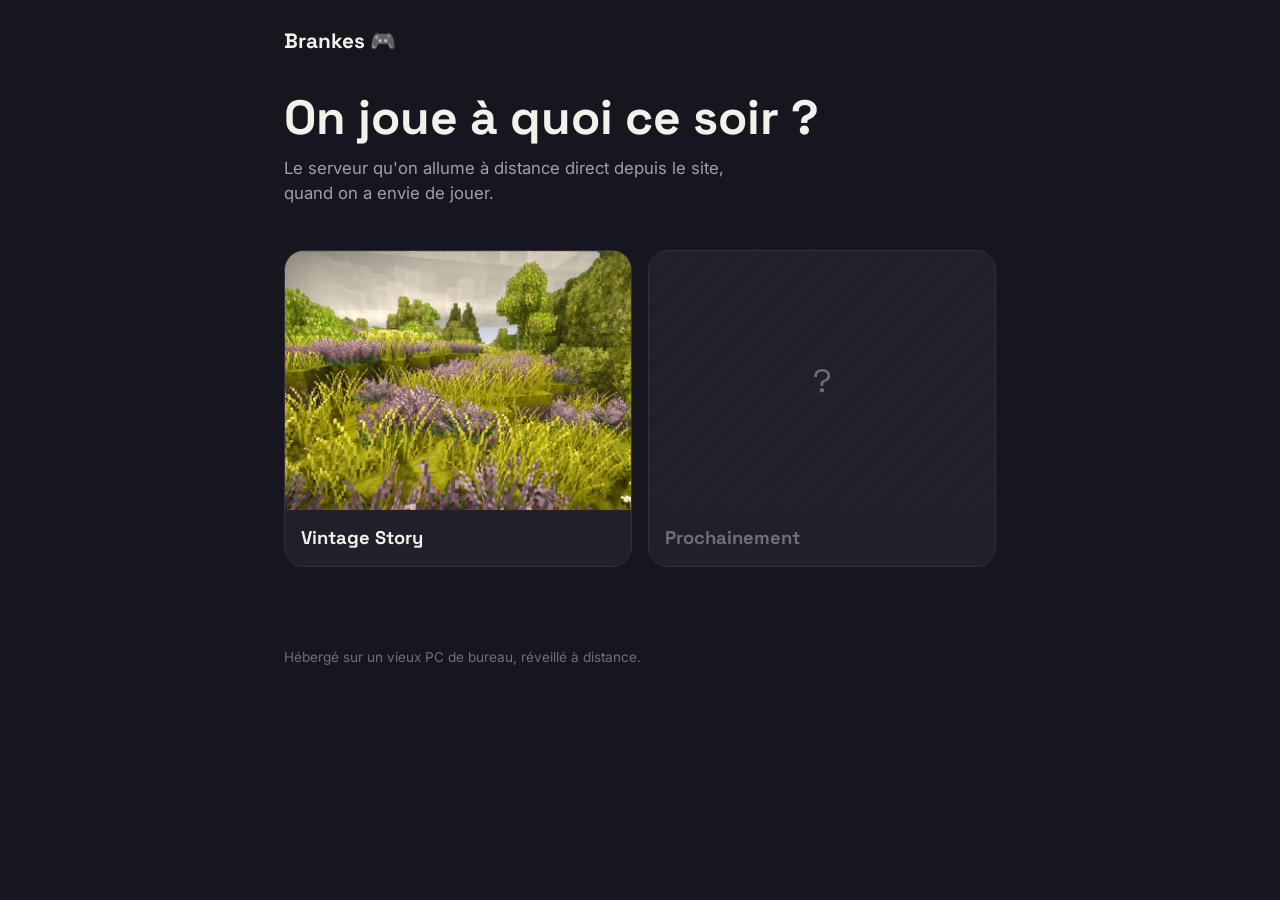
<file: index.html>
<!DOCTYPE html>
<html lang="fr">
<head>
<meta charset="UTF-8">
<meta name="viewport" content="width=device-width, initial-scale=1">
<title>Brankes</title>
<link rel="icon" href="data:image/svg+xml,<svg xmlns=%22http://www.w3.org/2000/svg%22 viewBox=%220 0 32 32%22><rect width=%2232%22 height=%2232%22 rx=%228%22 fill=%22%23ff5a36%22/></svg>">
<link rel="preconnect" href="https://fonts.googleapis.com">
<link rel="preconnect" href="https://fonts.gstatic.com" crossorigin>
<link href="https://fonts.googleapis.com/css2?family=Space+Grotesk:wght@600;700&family=Inter:wght@400;500;600&display=swap" rel="stylesheet">
<link rel="stylesheet" href="style.css">
</head>
<body>

<div class="topbar">
  <div class="wrap">
    <a class="mark" href="index.html">Brankes 🎮</a>
  </div>
</div>

<header class="hero">
  <div class="wrap">
    <h1>On joue à quoi ce soir ?</h1>
    <p>Le serveur qu'on allume à distance direct depuis le site, quand on a envie de jouer.</p>
  </div>
</header>

<section class="wrap">
  <div class="games">
    <a class="game-card" href="vintagestory.html">
      <div class="cover" style="background-image: url('images/vintagestory.jpg'), linear-gradient(160deg, #ff5a36 0%, #ffb36b 100%);"></div>
      <div class="label">Vintage Story</div>
    </a>
    <div class="game-card is-placeholder">
      <div class="cover">?</div>
      <div class="label" style="color: var(--text-faint);">Prochainement</div>
    </div>
  </div>
</section>

<footer>
  <div class="wrap">Hébergé sur un vieux PC de bureau, réveillé à distance.</div>
</footer>

</body>
</html>
</file>
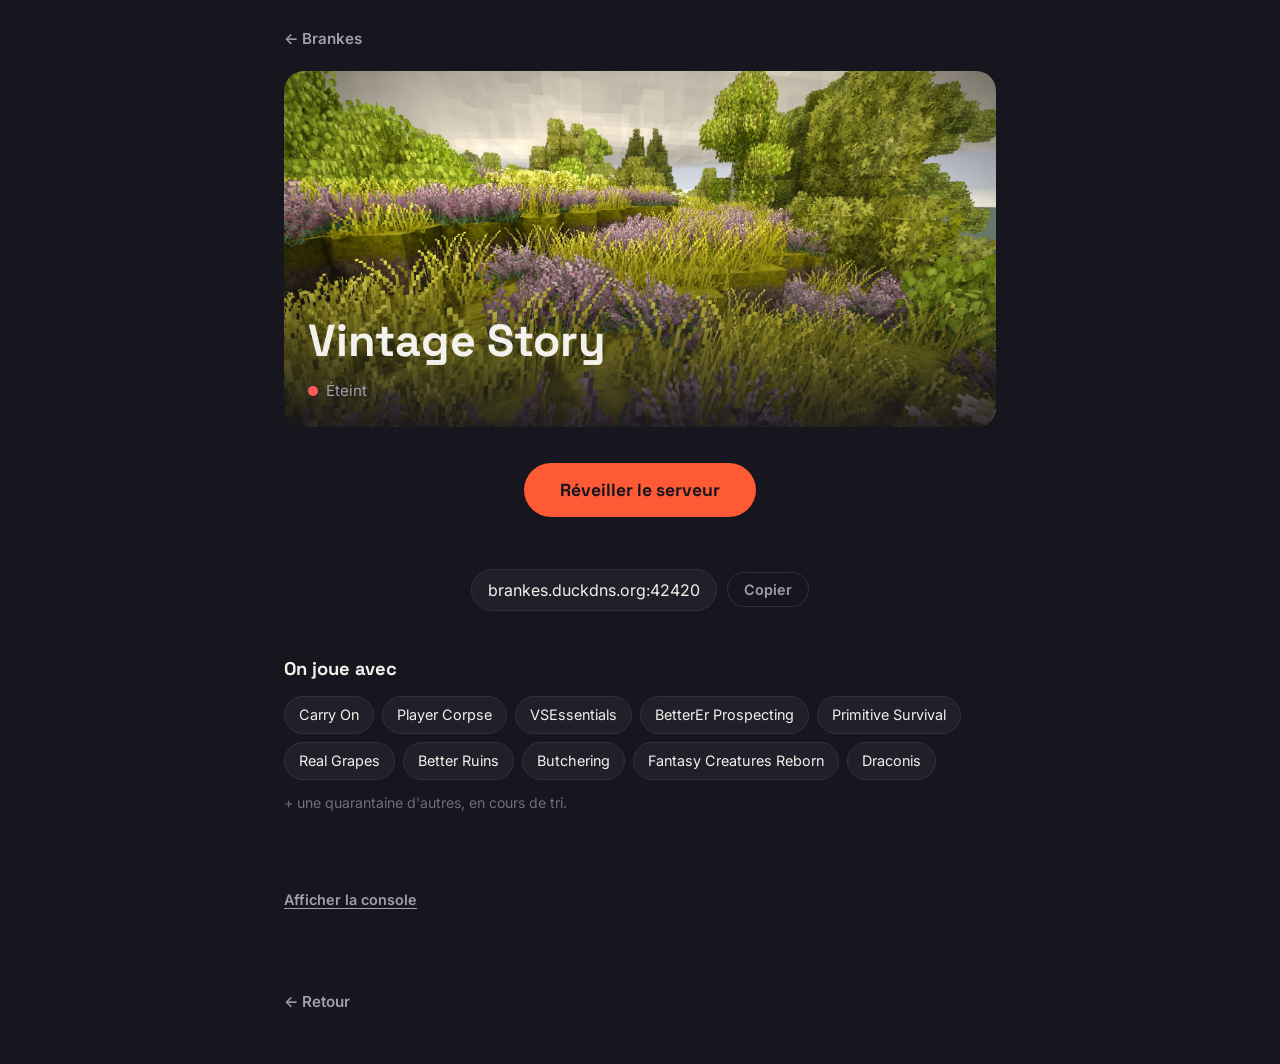
<file: vintagestory.html>
<!DOCTYPE html>
<html lang="fr">
<head>
<meta charset="UTF-8">
<meta name="viewport" content="width=device-width, initial-scale=1">
<title>Vintage Story · Brankes</title>
<link rel="icon" href="data:image/svg+xml,<svg xmlns=%22http://www.w3.org/2000/svg%22 viewBox=%220 0 32 32%22><rect width=%2232%22 height=%2232%22 rx=%228%22 fill=%22%23ff5a36%22/></svg>">
<link rel="preconnect" href="https://fonts.googleapis.com">
<link rel="preconnect" href="https://fonts.gstatic.com" crossorigin>
<link href="https://fonts.googleapis.com/css2?family=Space+Grotesk:wght@600;700&family=Inter:wght@400;500;600&display=swap" rel="stylesheet">
<link rel="stylesheet" href="style.css">
</head>
<body>

<div class="topbar">
  <div class="wrap">
    <a class="back-link" href="index.html">← Brankes</a>
  </div>
</div>

<section class="wrap" style="padding-top: 20px;">

  <div class="banner">
    <div class="banner-inner">
      <h1>Vintage Story</h1>
      <div class="status-line">
        <span class="status-dot" data-status-dot></span>
        <span data-status-label>Vérification…</span>
      </div>
    </div>
  </div>

  <div class="wake-block">
    <button class="btn-wake" data-action-btn disabled>Vérification…</button>
    <span class="wake-note" data-action-note></span>
    <button class="poweroff-link" data-poweroff-btn hidden>Éteindre la machine</button>
  </div>

  <div class="connect-row">
    <span class="addr" data-copy-value>brankes.duckdns.org:42420</span>
    <button class="copy-btn" data-copy-btn>Copier</button>
  </div>

  <div class="mods-section">
    <h2>On joue avec</h2>
    <div class="tag-cloud">
      <span class="tag">Carry On</span>
      <span class="tag">Player Corpse</span>
      <span class="tag">VSEssentials</span>
      <span class="tag">BetterEr Prospecting</span>
      <span class="tag">Primitive Survival</span>
      <span class="tag">Real Grapes</span>
      <span class="tag">Better Ruins</span>
      <span class="tag">Butchering</span>
      <span class="tag">Fantasy Creatures Reborn</span>
      <span class="tag">Draconis</span>
    </div>
    <p class="mod-note">+ une quarantaine d'autres, en cours de tri.</p>
  </div>
  <div class="console-section">
    <button class="link-toggle" data-console-toggle>Afficher la console</button>
    <pre class="console-box" data-console-box hidden></pre>
  </div>

</section>

<footer>
  <div class="wrap"><a class="back-link" href="index.html">← Retour</a></div>
</footer>

<script src="script.js"></script>
</body>
</html>
</file>
<file: style.css>
/* ---------- Tokens ---------- */
:root {
  --bg: #17151d;
  --surface: #211f29;
  --border: #33303e;
  --accent: #ff5a36;
  --accent-2: #8ff0c4;
  --text: #f3f1eb;
  --text-muted: #a39dae;
  --text-faint: #726d7d;
  --radius: 20px;
  --display: "Space Grotesk", -apple-system, sans-serif;
  --sans: "Inter", -apple-system, BlinkMacSystemFont, "Segoe UI", sans-serif;
}

* { box-sizing: border-box; }
html { color-scheme: dark; }

body {
  margin: 0;
  background: var(--bg);
  color: var(--text);
  font-family: var(--sans);
  line-height: 1.5;
  -webkit-font-smoothing: antialiased;
}

a { color: inherit; }

:focus-visible {
  outline: 3px solid var(--accent-2);
  outline-offset: 3px;
  border-radius: 6px;
}

.wrap {
  max-width: 760px;
  margin: 0 auto;
  padding: 0 24px;
}

/* ---------- Top bar ---------- */
.topbar { padding: 26px 0 0; }
.mark {
  font-family: var(--display);
  font-size: 1.3rem;
  font-weight: 700;
  color: var(--text);
  text-decoration: none;
}
.back-link {
  font-family: var(--sans);
  font-weight: 600;
  font-size: 0.95rem;
  color: var(--text-muted);
  text-decoration: none;
}
.back-link:hover { color: var(--accent); }

/* ---------- Hero ---------- */
.hero { padding: 36px 0 44px; }
.hero h1 {
  font-family: var(--display);
  font-size: clamp(2.2rem, 6vw, 3rem);
  line-height: 1.05;
  margin: 0 0 12px;
  font-weight: 700;
}
.hero p {
  color: var(--text-muted);
  font-size: 1.05rem;
  margin: 0;
  max-width: 44ch;
}

/* ---------- Game grid (home) ---------- */
.games {
  display: grid;
  grid-template-columns: 1fr 1fr;
  gap: 16px;
  padding-bottom: 60px;
}
@media (max-width: 560px) {
  .games { grid-template-columns: 1fr; }
}

.game-card {
  display: block;
  text-decoration: none;
  color: var(--text);
  border-radius: var(--radius);
  overflow: hidden;
  background: var(--surface);
  border: 1px solid var(--border);
  transition: transform 0.15s ease;
}
.game-card:hover { transform: translateY(-3px); }
.game-card .cover {
  aspect-ratio: 4 / 3;
  background:
    linear-gradient(160deg, #ff5a36 0%, #ffb36b 100%);
  background-size: cover;
  background-position: center;
}
.game-card.is-placeholder .cover {
  background: repeating-linear-gradient(
    135deg, var(--surface), var(--surface) 10px, #29263344 10px, #29263344 20px
  );
  display: flex;
  align-items: center;
  justify-content: center;
  font-family: var(--display);
  color: var(--text-faint);
  font-size: 2rem;
}
.game-card .label {
  padding: 14px 16px;
  font-family: var(--display);
  font-weight: 700;
  font-size: 1.15rem;
}

/* ---------- Game page banner ---------- */
.banner {
  border-radius: var(--radius);
  overflow: hidden;
  position: relative;
  aspect-ratio: 16 / 8;
  background:
    url('images/vintagestory.jpg') center/cover no-repeat,
    linear-gradient(160deg, #ff5a36 0%, #ffb36b 100%);
  display: flex;
  align-items: flex-end;
  margin-bottom: 28px;
}
.banner::after {
  content: "";
  position: absolute;
  inset: 0;
  background: linear-gradient(0deg, rgba(23,21,29,0.85) 0%, rgba(23,21,29,0) 55%);
}
.banner .banner-inner {
  position: relative;
  z-index: 1;
  padding: 24px;
}
.banner h1 {
  font-family: var(--display);
  font-size: clamp(2rem, 6vw, 2.8rem);
  font-weight: 700;
  margin: 0;
}
.status-line {
  display: flex;
  align-items: center;
  gap: 8px;
  margin-top: 6px;
  font-size: 0.95rem;
  color: var(--text-muted);
}
.status-dot {
  width: 10px; height: 10px; border-radius: 50%;
  background: var(--text-faint);
}
.status-dot.is-online { background: var(--accent-2); box-shadow: 0 0 0 4px rgba(143,240,196,0.2); }
.status-dot.is-offline { background: #ff5a5a; }

/* ---------- Wake block ---------- */
.wake-block {
  text-align: center;
  padding: 8px 0 40px;
}
.btn-wake {
  font-family: var(--display);
  font-size: 1.1rem;
  font-weight: 700;
  padding: 16px 36px;
  border-radius: 999px;
  border: none;
  cursor: pointer;
  background: var(--accent);
  color: #17151d;
  transition: transform 0.1s ease, background 0.15s ease;
}
.btn-wake:hover:not(:disabled) { background: #ff7a5c; }
.btn-wake:active:not(:disabled) { transform: scale(0.97); }
.btn-wake:disabled {
  background: var(--surface);
  color: var(--text-faint);
  cursor: not-allowed;
  border: 1px solid var(--border);
}
.wake-note {
  display: block;
  margin-top: 12px;
  color: var(--text-faint);
  font-size: 0.9rem;
}
.poweroff-link {
  display: block;
  margin: 16px auto 0;
  background: none;
  border: none;
  color: var(--text-faint);
  font-size: 0.85rem;
  cursor: pointer;
  text-decoration: underline;
  text-underline-offset: 3px;
}
.poweroff-link:hover { color: #ff5a5a; }
.poweroff-link[hidden] { display: none; }

/* ---------- Connect line ---------- */
.connect-row {
  display: flex;
  align-items: center;
  justify-content: center;
  gap: 10px;
  flex-wrap: wrap;
  padding-bottom: 44px;
  font-size: 1rem;
}
.connect-row .addr {
  background: var(--surface);
  border: 1px solid var(--border);
  padding: 8px 16px;
  border-radius: 999px;
}
.copy-btn {
  font-family: var(--sans);
  font-weight: 600;
  font-size: 0.9rem;
  background: transparent;
  border: 1px solid var(--border);
  color: var(--text-muted);
  border-radius: 999px;
  padding: 8px 16px;
  cursor: pointer;
}
.copy-btn:hover { border-color: var(--accent-2); color: var(--accent-2); }

/* ---------- Mods ---------- */
.mods-section { padding-bottom: 60px; }
.mods-section h2 {
  font-family: var(--display);
  font-size: 1.15rem;
  font-weight: 700;
  margin: 0 0 14px;
}
.tag-cloud {
  display: flex;
  flex-wrap: wrap;
  gap: 8px;
}
.tag {
  background: var(--surface);
  border: 1px solid var(--border);
  padding: 7px 14px;
  border-radius: 999px;
  font-size: 0.9rem;
}
.mod-note {
  color: var(--text-faint);
  font-size: 0.88rem;
  margin-top: 12px;
}

.console-section { padding-bottom: 60px; }
.link-toggle {
  background: none;
  border: none;
  color: var(--text-muted);
  font-family: var(--sans);
  font-size: 0.9rem;
  font-weight: 600;
  cursor: pointer;
  text-decoration: underline;
  text-underline-offset: 3px;
  padding: 0;
}
.link-toggle:hover { color: var(--accent-2); }
.console-box {
  margin-top: 14px;
  background: #0d0c11;
  border: 1px solid var(--border);
  border-radius: 12px;
  padding: 16px;
  max-height: 320px;
  overflow-y: auto;
  font-family: ui-monospace, SFMono-Regular, Menlo, monospace;
  font-size: 0.78rem;
  line-height: 1.55;
  color: #9be89b;
  white-space: pre-wrap;
  word-break: break-word;
}
.console-box[hidden] { display: none; }

footer {
  padding: 20px 0 50px;
  color: var(--text-faint);
  font-size: 0.85rem;
}

@media (prefers-reduced-motion: reduce) {
  * { transition: none !important; }
}
</file>
